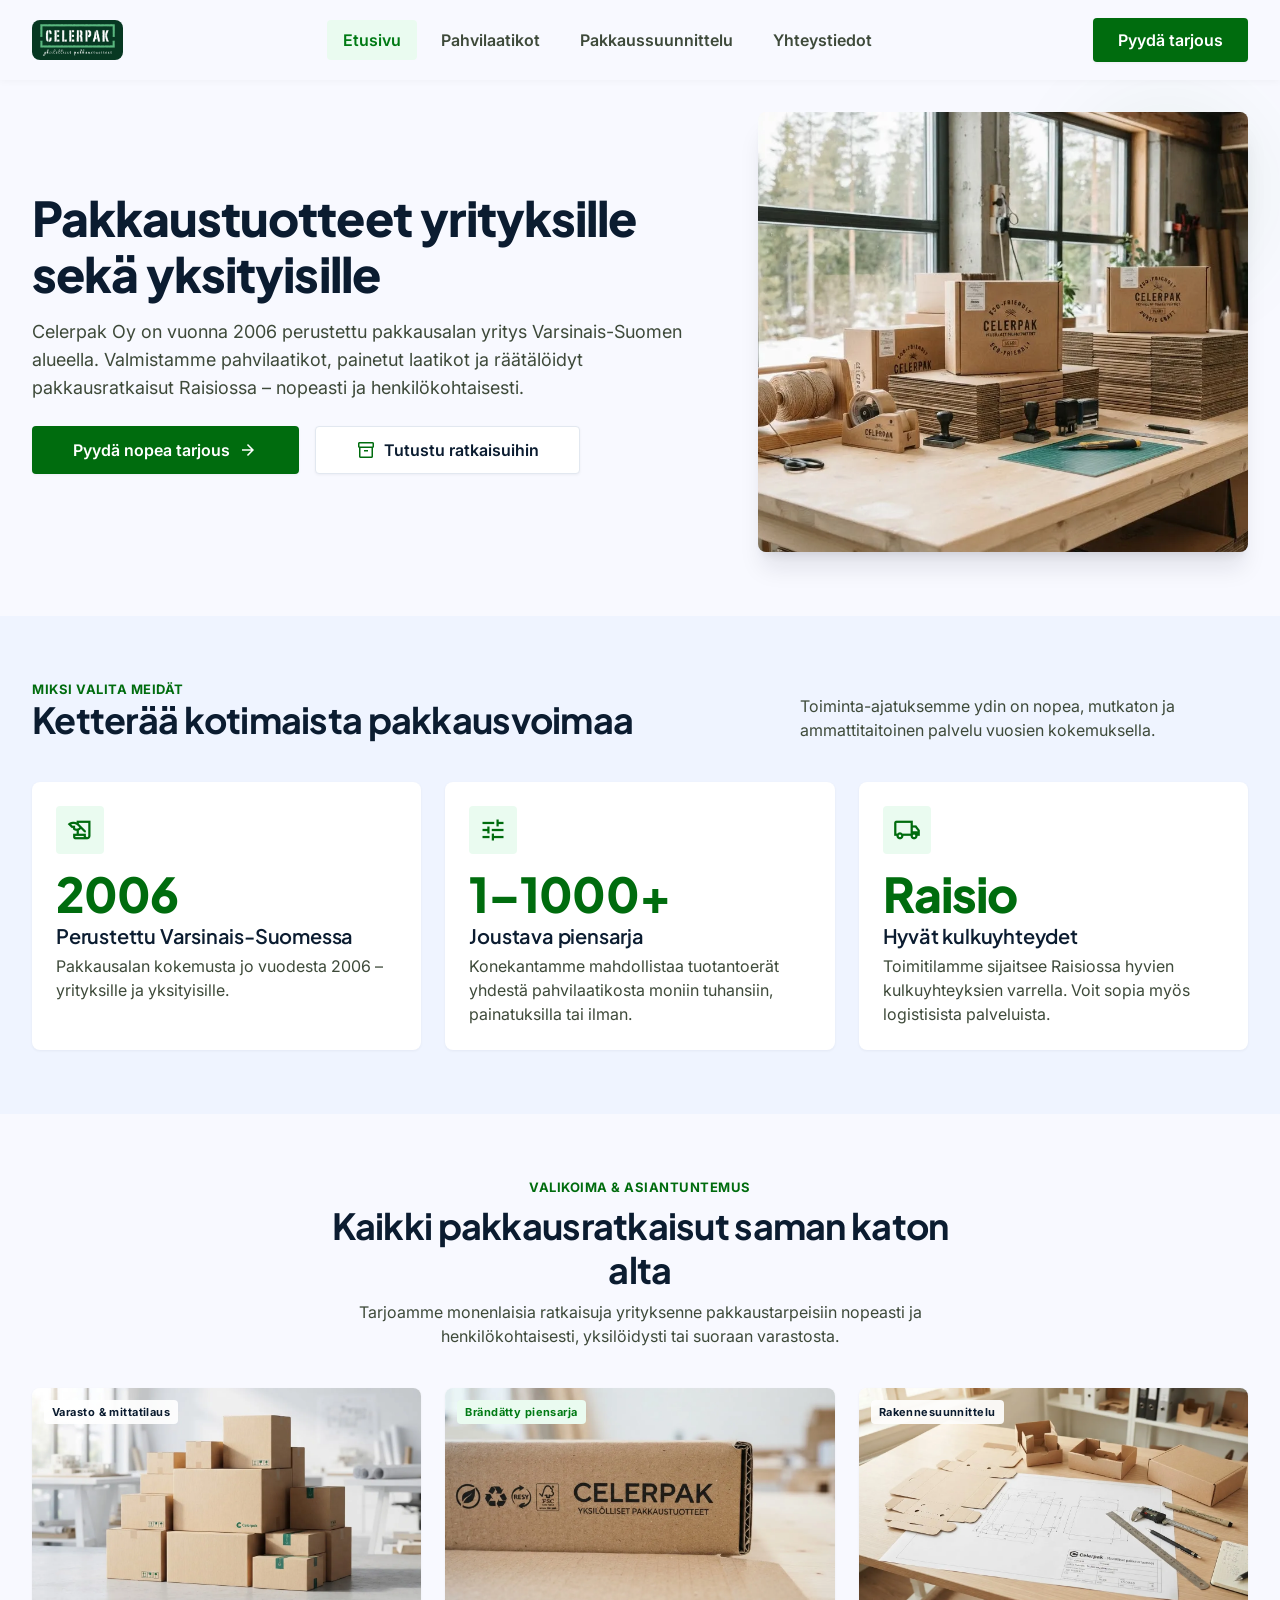
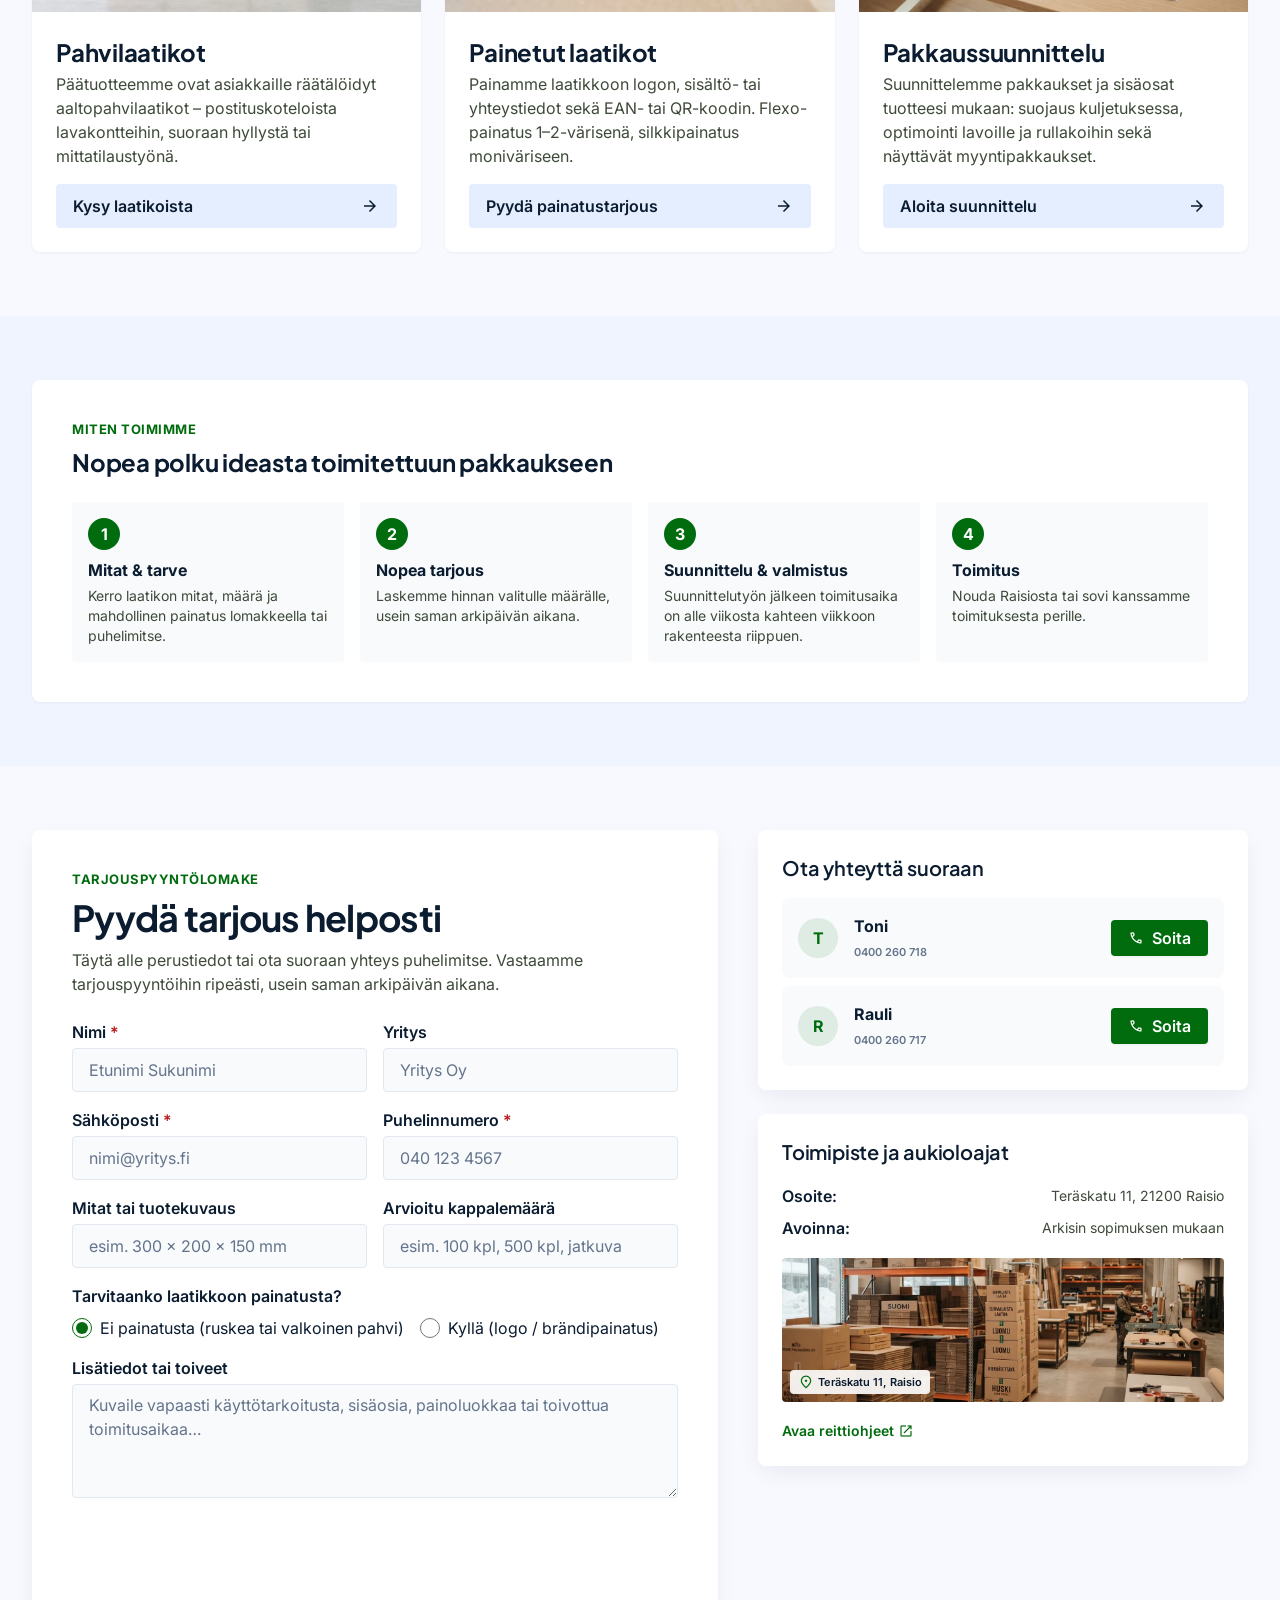
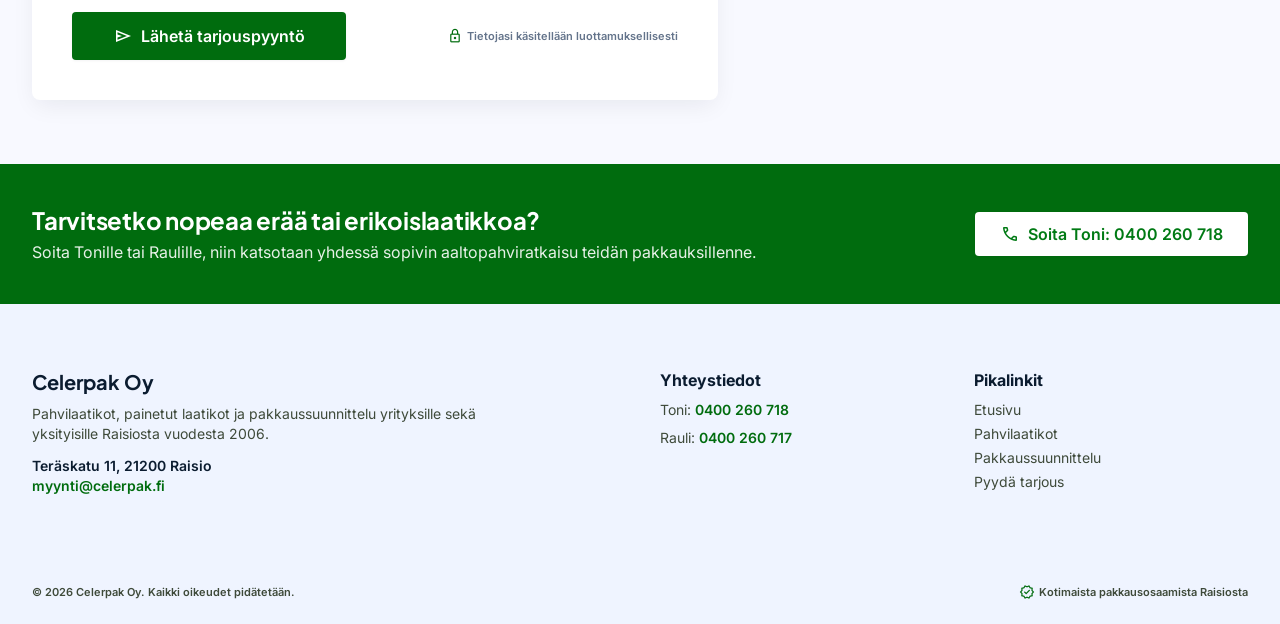
<file: index.html>
<!DOCTYPE html>
<html lang="fi">
<head>
  <meta charset="utf-8">
  <meta name="viewport" content="width=device-width, initial-scale=1">
  <title>Celerpak Oy – Pahvilaatikot ja pakkaussuunnittelu Raisiosta</title>
  <meta name="description" content="Celerpak Oy valmistaa pahvilaatikot, painetut laatikot ja räätälöidyt pakkaukset Raisiossa vuodesta 2006. Joustavat piensarjat – pyydä tarjous.">
  <link rel="canonical" href="https://www.celerpak.fi/">
  <meta name="theme-color" content="#006c0e">
  <meta name="stitch-hash" content="599a62c604d30b8ec4856bfb91915c8b0d49a1a79c7b6e98e07b27fff3e6ca20">

  <meta property="og:type" content="website">
  <meta property="og:locale" content="fi_FI">
  <meta property="og:site_name" content="Celerpak Oy | Yksilölliset pakkaustuotteet">
  <meta property="og:title" content="Celerpak Oy – Pahvilaatikot ja pakkaussuunnittelu Raisiosta">
  <meta property="og:description" content="Pahvilaatikot, painetut laatikot ja pakkaussuunnittelu yrityksille ja yksityisille. Joustavat piensarjat suoraan Raisiosta.">
  <meta property="og:url" content="https://www.celerpak.fi/">
  <meta property="og:image" content="https://www.celerpak.fi/images/etusivu-og.jpg">
  <meta property="og:image:width" content="1200">
  <meta property="og:image:height" content="630">
  <meta name="twitter:card" content="summary_large_image">

  <link rel="icon" href="images/favicon.png" type="image/png">
  <link rel="preconnect" href="https://fonts.googleapis.com">
  <link rel="preconnect" href="https://fonts.gstatic.com" crossorigin>
  <link rel="stylesheet" href="https://fonts.googleapis.com/css2?family=Inter:wght@400;500;600;700&amp;family=Plus+Jakarta+Sans:wght@600;700;800&amp;display=swap">
  <link rel="stylesheet" href="https://fonts.googleapis.com/css2?family=Material+Symbols+Outlined:opsz,wght,FILL,GRAD@24,400,0,0&amp;icon_names=arrow_forward,call,check_circle,close,history_edu,inventory_2,local_shipping,location_on,lock,menu,open_in_new,request_quote,send,tune,verified&amp;display=block">
  <link rel="preload" as="image" href="images/etusivu-hero.webp" fetchpriority="high">
  <link rel="stylesheet" href="styles.css">
  <link rel="stylesheet" href="custom.css">

  <script type="application/ld+json">
  {
    "@context": "https://schema.org",
    "@type": "LocalBusiness",
    "@id": "https://www.celerpak.fi/#yritys",
    "name": "Celerpak Oy",
    "description": "Pahvilaatikot, painetut laatikot ja pakkaussuunnittelu yrityksille ja yksityisille Raisiosta.",
    "url": "https://www.celerpak.fi/",
    "logo": "https://www.celerpak.fi/images/logo.png",
    "image": "https://www.celerpak.fi/images/etusivu-og.jpg",
    "foundingDate": "2006",
    "telephone": "+358400260718",
    "email": "myynti@celerpak.fi",
    "address": {
      "@type": "PostalAddress",
      "streetAddress": "Teräskatu 11",
      "postalCode": "21200",
      "addressLocality": "Raisio",
      "addressCountry": "FI"
    },
    "areaServed": "Varsinais-Suomi",
    "hasOfferCatalog": {
      "@type": "OfferCatalog",
      "name": "Pakkaustuotteet ja -palvelut",
      "itemListElement": [
        { "@type": "Offer", "itemOffered": { "@type": "Product", "name": "Pahvilaatikot", "description": "Räätälöidyt aaltopahvilaatikot varastosta tai mittatilaustyönä, yhdestä laatikosta moniin tuhansiin." } },
        { "@type": "Offer", "itemOffered": { "@type": "Product", "name": "Painetut laatikot", "description": "Flexo-painatus 1- ja 2-värisenä sekä silkkipainatus moniväriseen: logo, yhteystiedot, sisältötiedot, EAN- tai QR-koodi." } },
        { "@type": "Offer", "itemOffered": { "@type": "Service", "name": "Pakkaussuunnittelu", "description": "Pakkausten ja sisäosien rakennesuunnittelu; toimitusaika alle viikosta 2 viikkoon suunnittelun jälkeen." } }
      ]
    },
    "contactPoint": [
      { "@type": "ContactPoint", "name": "Toni", "telephone": "+358400260718", "contactType": "sales", "availableLanguage": "fi" },
      { "@type": "ContactPoint", "name": "Rauli", "telephone": "+358400260717", "contactType": "sales", "availableLanguage": "fi" }
    ]
  }
  </script>
</head>
<body>
  <a class="skip-link" href="#sisalto">Siirry sisältöön</a>

  <header class="site-header">
    <div class="container site-header__inner">
      <a class="brand" href="index.html" aria-label="Celerpak Oy – etusivu">
        <img src="images/logo.png" alt="Celerpak Oy – yksilölliset pakkaustuotteet" width="233" height="100">
      </a>

      <nav class="nav" aria-label="Päävalikko">
        <a href="index.html" aria-current="page">Etusivu</a>
        <a href="#pahvilaatikot">Pahvilaatikot</a>
        <a href="#pakkaussuunnittelu">Pakkaussuunnittelu</a>
        <a href="#yhteystiedot">Yhteystiedot</a>
      </nav>

      <div class="header-actions">
        <a class="btn btn--primary header-cta" href="#tarjouslomake">
          <span class="icon" aria-hidden="true">request_quote</span>
          <span class="btn__label">Pyydä tarjous</span>
        </a>
        <details class="menu">
          <summary aria-label="Avaa valikko">
            <span class="icon icon--lg icon--open" aria-hidden="true">menu</span>
            <span class="icon icon--lg icon--close" aria-hidden="true">close</span>
          </summary>
          <nav class="menu__panel" aria-label="Mobiilivalikko">
            <a href="index.html" aria-current="page">Etusivu</a>
            <a href="#pahvilaatikot">Pahvilaatikot</a>
            <a href="#pakkaussuunnittelu">Pakkaussuunnittelu</a>
            <a href="#yhteystiedot">Yhteystiedot</a>
            <a href="#tarjouslomake">Tarjouspyyntö</a>
            <div class="menu__phones">
              <a class="btn btn--primary" href="tel:+358400260718"><span class="icon icon--sm" aria-hidden="true">call</span>Toni:&nbsp;0400&nbsp;260&nbsp;718</a>
              <a class="btn btn--primary" href="tel:+358400260717"><span class="icon icon--sm" aria-hidden="true">call</span>Rauli:&nbsp;0400&nbsp;260&nbsp;717</a>
            </div>
          </nav>
        </details>
      </div>
    </div>
  </header>

  <main id="sisalto">

    <!-- Hero -->
    <section class="hero" aria-labelledby="hero-otsikko">
      <div class="container hero__grid">
        <div class="hero__copy">
          <h1 class="h-display" id="hero-otsikko">Pakkaustuotteet yrityksille sekä yksityisille</h1>
          <p class="lead">Celerpak Oy on vuonna 2006 perustettu pakkausalan yritys Varsinais-Suomen alueella. Valmistamme pahvilaatikot, painetut laatikot ja räätälöidyt pakkausratkaisut Raisiossa – nopeasti ja henkilökohtaisesti.</p>
          <div class="cta-row">
            <a class="btn btn--primary btn--lg" href="#tarjouslomake">Pyydä nopea tarjous<span class="icon" aria-hidden="true">arrow_forward</span></a>
            <a class="btn btn--secondary btn--lg" href="#palvelut"><span class="icon" aria-hidden="true">inventory_2</span>Tutustu ratkaisuihin</a>
          </div>
        </div>
        <div class="hero__media">
          <img src="images/etusivu-hero.webp" width="1408" height="768" fetchpriority="high"
               alt="Valoisa pakkaustyöpöytä, jolla Celerpak-leimattuja pahvilaatikoita, aaltopahvipinoja ja narurullia">
        </div>
      </div>
    </section>

    <!-- Why Celerpak -->
    <section class="section section--tint" aria-labelledby="miksi-otsikko">
      <div class="container">
        <div class="section-head section-head--split">
          <div>
            <span class="eyebrow">Miksi valita meidät</span>
            <h2 class="h-lg" id="miksi-otsikko">Ketterää kotimaista pakkausvoimaa</h2>
          </div>
          <p>Toiminta-ajatuksemme ydin on nopea, mutkaton ja ammattitaitoinen palvelu vuosien kokemuksella.</p>
        </div>
        <div class="card-grid">
          <div class="stat">
            <span class="icon-tile"><span class="icon icon--xl" aria-hidden="true">history_edu</span></span>
            <span class="stat__value">2006</span>
            <h3 class="h-sm">Perustettu Varsinais-Suomessa</h3>
            <p>Pakkausalan kokemusta jo vuodesta 2006 – yrityksille ja yksityisille.</p>
          </div>
          <div class="stat">
            <span class="icon-tile"><span class="icon icon--xl" aria-hidden="true">tune</span></span>
            <span class="stat__value">1–1000+</span>
            <h3 class="h-sm">Joustava piensarja</h3>
            <p>Konekantamme mahdollistaa tuotantoerät yhdestä pahvilaatikosta moniin tuhansiin, painatuksilla tai ilman.</p>
          </div>
          <div class="stat">
            <span class="icon-tile"><span class="icon icon--xl" aria-hidden="true">local_shipping</span></span>
            <span class="stat__value">Raisio</span>
            <h3 class="h-sm">Hyvät kulkuyhteydet</h3>
            <p>Toimitilamme sijaitsee Raisiossa hyvien kulkuyhteyksien varrella. Voit sopia myös logistisista palveluista.</p>
          </div>
        </div>
      </div>
    </section>

    <!-- Products -->
    <section class="section" id="palvelut" aria-labelledby="palvelut-otsikko">
      <div class="container">
        <div class="section-head section-head--center">
          <span class="eyebrow">Valikoima &amp; asiantuntemus</span>
          <h2 class="h-lg" id="palvelut-otsikko">Kaikki pakkausratkaisut saman katon alta</h2>
          <p>Tarjoamme monenlaisia ratkaisuja yrityksenne pakkaustarpeisiin nopeasti ja henkilökohtaisesti, yksilöidysti tai suoraan varastosta.</p>
        </div>

        <div class="card-grid">
          <article class="product" id="pahvilaatikot">
            <div class="product__media">
              <img src="images/etusivu-pahvilaatikot.webp" width="1376" height="768" loading="lazy" decoding="async"
                   alt="Pino eri kokoisia ruskeita aaltopahvilaatikoita">
              <span class="product__tag">Varasto &amp; mittatilaus</span>
            </div>
            <div class="product__body">
              <div>
                <h3 class="h-md">Pahvilaatikot</h3>
                <p>Päätuotteemme ovat asiakkaille räätälöidyt aaltopahvilaatikot – postituskoteloista lavakontteihin, suoraan hyllystä tai mittatilaustyönä.</p>
              </div>
              <a class="btn btn--card" href="#tarjouslomake">Kysy laatikoista<span class="icon" aria-hidden="true">arrow_forward</span></a>
            </div>
          </article>

          <article class="product" id="painetut-laatikot">
            <div class="product__media">
              <img src="images/etusivu-painetut.webp" width="1408" height="768" loading="lazy" decoding="async"
                   alt="Pahvilaatikon kylkeen painettu Celerpak-logo ja kierrätysmerkinnät">
              <span class="product__tag product__tag--green">Brändätty piensarja</span>
            </div>
            <div class="product__body">
              <div>
                <h3 class="h-md">Painetut laatikot</h3>
                <p>Painamme laatikkoon logon, sisältö- tai yhteystiedot sekä EAN- tai QR-koodin. Flexo-painatus 1–2-värisenä, silkkipainatus moniväriseen.</p>
              </div>
              <a class="btn btn--card" href="#tarjouslomake">Pyydä painatustarjous<span class="icon" aria-hidden="true">arrow_forward</span></a>
            </div>
          </article>

          <article class="product" id="pakkaussuunnittelu">
            <div class="product__media">
              <img src="images/etusivu-suunnittelu.webp" width="1408" height="768" loading="lazy" decoding="async"
                   alt="Suunnittelupöytä, jolla pakkauksen levityskuva, pahviaihioita, sisäosia ja mittavälineitä">
              <span class="product__tag">Rakennesuunnittelu</span>
            </div>
            <div class="product__body">
              <div>
                <h3 class="h-md">Pakkaussuunnittelu</h3>
                <p>Suunnittelemme pakkaukset ja sisäosat tuotteesi mukaan: suojaus kuljetuksessa, optimointi lavoille ja rullakoihin sekä näyttävät myyntipakkaukset.</p>
              </div>
              <a class="btn btn--card" href="#tarjouslomake">Aloita suunnittelu<span class="icon" aria-hidden="true">arrow_forward</span></a>
            </div>
          </article>
        </div>
      </div>
    </section>

    <!-- Process -->
    <section class="section section--tint" aria-labelledby="prosessi-otsikko">
      <div class="container">
        <div class="process">
          <div class="section-head">
            <span class="eyebrow">Miten toimimme</span>
            <h2 class="h-md" id="prosessi-otsikko">Nopea polku ideasta toimitettuun pakkaukseen</h2>
          </div>
          <ol class="steps">
            <li class="step">
              <span class="step__num" aria-hidden="true">1</span>
              <h3>Mitat &amp; tarve</h3>
              <p>Kerro laatikon mitat, määrä ja mahdollinen painatus lomakkeella tai puhelimitse.</p>
            </li>
            <li class="step">
              <span class="step__num" aria-hidden="true">2</span>
              <h3>Nopea tarjous</h3>
              <p>Laskemme hinnan valitulle määrälle, usein saman arkipäivän aikana.</p>
            </li>
            <li class="step">
              <span class="step__num" aria-hidden="true">3</span>
              <h3>Suunnittelu &amp; valmistus</h3>
              <p>Suunnittelutyön jälkeen toimitusaika on alle viikosta kahteen viikkoon rakenteesta riippuen.</p>
            </li>
            <li class="step">
              <span class="step__num" aria-hidden="true">4</span>
              <h3>Toimitus</h3>
              <p>Nouda Raisiosta tai sovi kanssamme toimituksesta perille.</p>
            </li>
          </ol>
        </div>
      </div>
    </section>

    <!-- Quote form + contacts -->
    <section class="section" id="tarjouslomake" aria-labelledby="tarjous-otsikko">
      <div class="container quote__grid">
        <div class="card card--form">
          <div class="section-head">
            <span class="eyebrow">Tarjouspyyntölomake</span>
            <h2 class="h-lg" id="tarjous-otsikko">Pyydä tarjous helposti</h2>
            <p>Täytä alle perustiedot tai ota suoraan yhteys puhelimitse. Vastaamme tarjouspyyntöihin ripeästi, usein saman arkipäivän aikana.</p>
          </div>

          <div class="form-success" id="kiitos" role="status">
            <span class="icon icon--lg" aria-hidden="true">check_circle</span>
            <span>Kiitos! Tarjouspyyntösi on vastaanotettu. Otamme sinuun yhteyttä mahdollisimman pian.</span>
          </div>

          <form class="form" action="https://api.web3forms.com/submit" method="POST">
            <input type="hidden" name="access_key" value="YOUR_ACCESS_KEY">
            <input type="hidden" name="subject" value="Uusi tarjouspyyntö – celerpak.fi">
            <input type="hidden" name="from_name" value="Celerpak.fi tarjouslomake">
            <input type="hidden" name="redirect" value="https://www.celerpak.fi/#kiitos">
            <input type="checkbox" name="botcheck" class="hp" tabindex="-1" aria-hidden="true">

            <div class="form__row">
              <div class="field">
                <label for="form-name">Nimi <span class="req" aria-hidden="true">*</span></label>
                <input class="input" id="form-name" name="name" type="text" autocomplete="name" placeholder="Etunimi Sukunimi" required>
              </div>
              <div class="field">
                <label for="form-company">Yritys</label>
                <input class="input" id="form-company" name="yritys" type="text" autocomplete="organization" placeholder="Yritys Oy">
              </div>
            </div>
            <div class="form__row">
              <div class="field">
                <label for="form-email">Sähköposti <span class="req" aria-hidden="true">*</span></label>
                <input class="input" id="form-email" name="email" type="email" autocomplete="email" placeholder="nimi@yritys.fi" required>
              </div>
              <div class="field">
                <label for="form-phone">Puhelinnumero <span class="req" aria-hidden="true">*</span></label>
                <input class="input" id="form-phone" name="puhelin" type="tel" autocomplete="tel" placeholder="040 123 4567" required>
              </div>
            </div>
            <div class="form__row">
              <div class="field">
                <label for="form-mitat">Mitat tai tuotekuvaus</label>
                <input class="input" id="form-mitat" name="mitat" type="text" placeholder="esim. 300 × 200 × 150 mm">
              </div>
              <div class="field">
                <label for="form-maara">Arvioitu kappalemäärä</label>
                <input class="input" id="form-maara" name="kappalemaara" type="text" placeholder="esim. 100 kpl, 500 kpl, jatkuva">
              </div>
            </div>
            <div class="field" role="radiogroup" aria-labelledby="painatus-label">
              <span class="field__label" id="painatus-label">Tarvitaanko laatikkoon painatusta?</span>
              <div class="choice-row">
                <label class="choice"><input type="radio" name="painatus" value="Ei painatusta" checked>Ei painatusta (ruskea tai valkoinen pahvi)</label>
                <label class="choice"><input type="radio" name="painatus" value="Kyllä">Kyllä (logo / brändipainatus)</label>
              </div>
            </div>
            <div class="field">
              <label for="form-notes">Lisätiedot tai toiveet</label>
              <textarea class="input" id="form-notes" name="message" rows="4" placeholder="Kuvaile vapaasti käyttötarkoitusta, sisäosia, painoluokkaa tai toivottua toimitusaikaa…"></textarea>
            </div>

            <div class="h-captcha" data-captcha="true"></div>

            <div class="form__submit">
              <button class="btn btn--primary btn--lg" type="submit">
                <span class="icon" aria-hidden="true">send</span>Lähetä tarjouspyyntö
              </button>
              <span class="form__note"><span class="icon icon--sm" aria-hidden="true">lock</span>Tietojasi käsitellään luottamuksellisesti</span>
            </div>
          </form>
        </div>

        <div class="contact-col" id="yhteystiedot">
          <div class="card">
            <h3 class="h-sm">Ota yhteyttä suoraan</h3>
            <div class="people">
              <div class="person">
                <div class="person__who">
                  <span class="person__avatar" aria-hidden="true">T</span>
                  <div><strong>Toni</strong><span class="person__phone">0400 260 718</span></div>
                </div>
                <a class="btn btn--primary btn--sm" href="tel:+358400260718" aria-label="Soita Tonille"><span class="icon icon--sm" aria-hidden="true">call</span>Soita</a>
              </div>
              <div class="person">
                <div class="person__who">
                  <span class="person__avatar" aria-hidden="true">R</span>
                  <div><strong>Rauli</strong><span class="person__phone">0400 260 717</span></div>
                </div>
                <a class="btn btn--primary btn--sm" href="tel:+358400260717" aria-label="Soita Raulille"><span class="icon icon--sm" aria-hidden="true">call</span>Soita</a>
              </div>
            </div>
          </div>

          <div class="card">
            <h3 class="h-sm">Toimipiste ja aukioloajat</h3>
            <dl class="facts">
              <div><dt>Osoite:</dt><dd>Teräskatu 11, 21200 Raisio</dd></div>
              <div><dt>Avoinna:</dt><dd>Arkisin sopimuksen mukaan</dd></div>
            </dl>
            <div class="location__photo">
              <img src="images/etusivu-varasto.webp" width="1376" height="768" loading="lazy" decoding="async"
                   alt="Pahvilaatikoita hyllyillä ja lavoilla noutovarastossa">
              <span class="location__pin"><span class="icon icon--sm" aria-hidden="true">location_on</span>Teräskatu 11, Raisio</span>
            </div>
            <a class="link-arrow" href="https://maps.google.com/?q=Ter%C3%A4skatu+11,+21200+Raisio" target="_blank" rel="noopener noreferrer">Avaa reittiohjeet<span class="icon icon--sm" aria-hidden="true">open_in_new</span></a>
          </div>
        </div>
      </div>
    </section>

    <!-- CTA banner -->
    <section class="banner" aria-labelledby="banneri-otsikko">
      <div class="container banner__inner">
        <div>
          <h2 class="h-md" id="banneri-otsikko">Tarvitsetko nopeaa erää tai erikoislaatikkoa?</h2>
          <p>Soita Tonille tai Raulille, niin katsotaan yhdessä sopivin aaltopahviratkaisu teidän pakkauksillenne.</p>
        </div>
        <a class="btn" href="tel:+358400260718"><span class="icon" aria-hidden="true">call</span>Soita Toni: 0400&nbsp;260&nbsp;718</a>
      </div>
    </section>
  </main>

  <footer class="site-footer">
    <div class="container">
      <div class="footer__grid">
        <div class="footer__col footer__col--wide">
          <span class="footer__brand">Celerpak Oy</span>
          <p>Pahvilaatikot, painetut laatikot ja pakkaussuunnittelu yrityksille sekä yksityisille Raisiosta vuodesta 2006.</p>
          <address class="footer__address">
            <strong>Teräskatu 11, 21200 Raisio</strong><br>
            <a href="mailto:myynti@celerpak.fi">myynti@celerpak.fi</a>
          </address>
        </div>

        <div class="footer__col">
          <h2 class="footer__title">Yhteystiedot</h2>
          <p>Toni: <a href="tel:+358400260718">0400&nbsp;260&nbsp;718</a></p>
          <p>Rauli: <a href="tel:+358400260717">0400&nbsp;260&nbsp;717</a></p>
        </div>

        <nav class="footer__col" aria-label="Alatunnisteen valikko">
          <h2 class="footer__title">Pikalinkit</h2>
          <ul class="footer__links">
            <li><a href="index.html">Etusivu</a></li>
            <li><a href="#pahvilaatikot">Pahvilaatikot</a></li>
            <li><a href="#pakkaussuunnittelu">Pakkaussuunnittelu</a></li>
            <li><a href="#tarjouslomake">Pyydä tarjous</a></li>
          </ul>
        </nav>
      </div>

      <div class="footer__bottom">
        <p>© 2026 Celerpak Oy. Kaikki oikeudet pidätetään.</p>
        <p class="footer__claim"><span class="icon icon--sm" aria-hidden="true">verified</span>Kotimaista pakkausosaamista Raisiosta</p>
      </div>
    </div>
  </footer>

  <script>
    // Sulje mobiilivalikko linkin jälkeen
    document.querySelectorAll('.menu__panel a').forEach(function (a) {
      a.addEventListener('click', function () { a.closest('details').open = false; });
    });
  </script>
  <script src="https://web3forms.com/client/script.js" async defer></script>
  <script src="custom.js" defer></script>
</body>
</html>
</file>
<file: styles.css>
/* Generated by homepage-machine from Stitch design "Nordic Precision Industrial".
   Do not edit — put overrides in custom.css. */

@layer reset, tokens, base, components, utilities;

/* ---------- reset ---------- */
@layer reset {
  *, *::before, *::after { box-sizing: border-box; }
  * { margin: 0; }
  html { -webkit-text-size-adjust: 100%; text-size-adjust: 100%; }
  body { min-height: 100vh; line-height: 1.5; -webkit-font-smoothing: antialiased; }
  img, picture, svg { display: block; max-width: 100%; }
  input, button, textarea, select { font: inherit; color: inherit; }
  button { cursor: pointer; }
  p, h1, h2, h3, h4 { overflow-wrap: break-word; }
  ul, ol { padding: 0; list-style: none; }
  a { color: inherit; text-decoration: none; }
}

/* ---------- tokens ---------- */
@layer tokens {
  :root {
    /* colour — Nordic Precision Industrial */
    --c-primary: #006c0e;
    --c-primary-dark: #007a14;
    --c-primary-tint: #eafbf0;
    --c-on-primary: #ffffff;
    --c-surface: #f8f9ff;
    --c-surface-lowest: #ffffff;
    --c-surface-low: #eff4ff;
    --c-surface-container: #e5eeff;
    --c-surface-slate: #f8fafc;
    --c-border: #e2e8f0;
    --c-on-surface: #0b1c30;
    --c-on-surface-variant: #3e4a3a;
    --c-muted: #64748b;
    --c-error: #ba1a1a;
    --c-forest-dark: #073822; /* custom.css: white logo backdrop */

    /* type */
    --font-head: "Plus Jakarta Sans", system-ui, -apple-system, "Segoe UI", sans-serif;
    --font-body: "Inter", system-ui, -apple-system, "Segoe UI", sans-serif;
    --fs-display: 2.125rem;    /* 34 → 48 */
    --lh-display: 2.625rem;
    --fs-h-lg: 1.75rem;        /* 28 → 36 */
    --lh-h-lg: 2.25rem;
    --fs-h-md: 1.5rem;         /* 24 */
    --fs-h-sm: 1.25rem;        /* 20 */
    --fs-body-lg: 1.125rem;    /* 18 */
    --fs-body-md: 1rem;        /* 16 */
    --fs-body-sm: 0.875rem;    /* 14 */
    --fs-label-md: 0.8125rem;  /* 13 */
    --fs-label-sm: 0.6875rem;  /* 11 */

    /* 8-point spacing (half-step 4px for micro gaps) */
    --s-half: 0.25rem; /* 4 */
    --s-1: 0.5rem;     /* 8 */
    --s-2: 1rem;       /* 16 */
    --s-3: 1.5rem;     /* 24 */
    --s-4: 2rem;       /* 32 */
    --s-5: 2.5rem;     /* 40 */
    --s-6: 3rem;       /* 48 */
    --s-8: 4rem;       /* 64 */

    --gutter: var(--s-3);
    --container: 80rem; /* 1280 */
    --header-h: 4rem;

    --r-sm: 0.25rem;
    --r-md: 0.5rem;
    --r-full: 9999px;

    --shadow-1: 0 1px 3px rgba(15, 23, 42, 0.05);
    --shadow-2: 0 8px 24px -4px rgba(15, 23, 42, 0.08);
    --focus-ring: 0 0 0 3px rgba(0, 155, 25, 0.15);
    --ease: cubic-bezier(0.2, 0.7, 0.2, 1);
  }

  @media (min-width: 64rem) {
    :root {
      --gutter: var(--s-4); --header-h: 5rem;
      --fs-display: 3rem; --lh-display: 3.5rem;
      --fs-h-lg: 2.25rem; --lh-h-lg: 2.75rem;
    }
  }
}

/* ---------- base ---------- */
@layer base {
  html { scroll-padding-top: calc(var(--header-h) + var(--s-2)); }
  @media (prefers-reduced-motion: no-preference) {
    html { scroll-behavior: smooth; }
  }
  body {
    font-family: var(--font-body);
    font-size: var(--fs-body-md);
    line-height: 1.5;
    color: var(--c-on-surface);
    background: var(--c-surface);
  }
  h1, h2, h3, h4 { font-family: var(--font-head); color: var(--c-on-surface); line-height: 1.25; letter-spacing: -0.01em; }
  strong { font-weight: 600; }
  :focus-visible { outline: 3px solid var(--c-primary); outline-offset: 2px; }
  ::selection { background: var(--c-primary-tint); color: var(--c-primary-dark); }
}

/* ---------- components ---------- */
@layer components {

  /* layout */
  .container { width: 100%; max-width: var(--container); margin-inline: auto; padding-inline: var(--gutter); }
  .section { padding-block: var(--s-5); }
  .section--tint { background: var(--c-surface-low); }
  @media (min-width: 64rem) { .section { padding-block: var(--s-8); } }

  .skip-link {
    position: absolute; left: var(--s-2); top: calc(-1 * var(--s-8));
    z-index: 100; padding: var(--s-1) var(--s-2);
    background: var(--c-primary); color: var(--c-on-primary); border-radius: var(--r-sm);
  }
  .skip-link:focus { top: var(--s-2); }

  /* icons (Material Symbols) */
  .icon {
    font-family: "Material Symbols Outlined";
    font-weight: normal; font-style: normal;
    font-size: 1.25rem; line-height: 1;
    letter-spacing: normal; text-transform: none; white-space: nowrap;
    display: inline-block; direction: ltr; flex-shrink: 0;
    font-feature-settings: "liga"; -webkit-font-smoothing: antialiased;
    user-select: none;
  }
  .icon--sm { font-size: 1rem; }
  .icon--lg { font-size: 1.5rem; }
  .icon--xl { font-size: 1.75rem; }

  /* type helpers */
  .eyebrow {
    display: block;
    font-size: var(--fs-label-md); line-height: 1.125rem; font-weight: 700;
    letter-spacing: 0.04em; text-transform: uppercase; color: var(--c-primary);
  }
  .h-display { font-size: var(--fs-display); line-height: var(--lh-display); font-weight: 800; letter-spacing: -0.02em; }
  .h-lg { font-size: var(--fs-h-lg); line-height: var(--lh-h-lg); font-weight: 700; letter-spacing: -0.02em; }
  .h-md { font-size: var(--fs-h-md); line-height: 2rem; font-weight: 700; }
  .h-sm { font-size: var(--fs-h-sm); line-height: 1.75rem; font-weight: 600; }
  .lead { font-size: var(--fs-body-lg); line-height: 1.75rem; color: var(--c-on-surface-variant); }

  .section-head { display: flex; flex-direction: column; gap: var(--s-1); margin-bottom: var(--s-5); }
  .section-head p { max-width: 28rem; color: var(--c-on-surface-variant); }
  .section-head--center { text-align: center; align-items: center; max-width: 42rem; margin-inline: auto; }
  .section-head--center p { max-width: none; }
  @media (min-width: 48rem) {
    .section-head--split { flex-direction: row; align-items: flex-end; justify-content: space-between; gap: var(--s-2); }
  }

  /* buttons */
  .btn {
    display: inline-flex; align-items: center; justify-content: center; gap: var(--s-1);
    min-height: 2.75rem; padding: 0 var(--s-3);
    border: 1px solid transparent; border-radius: var(--r-sm);
    font-size: var(--fs-body-md); font-weight: 600; line-height: 1.5rem;
    transition: background-color .2s var(--ease), color .2s var(--ease), border-color .2s var(--ease), box-shadow .2s var(--ease);
  }
  .btn--lg { min-height: var(--s-6); padding-inline: var(--s-5); }
  .btn--primary { background: var(--c-primary); color: var(--c-on-primary); box-shadow: var(--shadow-1); }
  .btn--primary:hover { background: var(--c-primary-dark); box-shadow: var(--shadow-2); }
  .btn--secondary { background: var(--c-surface-lowest); color: var(--c-on-surface); border-color: var(--c-border); box-shadow: var(--shadow-1); }
  .btn--secondary:hover { border-color: var(--c-primary); color: var(--c-primary); }
  .btn--secondary .icon { color: var(--c-primary); }
  .btn--card { width: 100%; justify-content: space-between; padding-inline: var(--s-2); background: var(--c-surface-container); color: var(--c-on-surface); }
  .btn--card:hover { background: var(--c-primary); color: var(--c-on-primary); }
  .btn--sm { min-height: 2.25rem; padding: 0 var(--s-2); }

  .link-arrow {
    display: inline-flex; align-items: center; gap: var(--s-half);
    font-size: var(--fs-body-sm); font-weight: 600; color: var(--c-primary);
  }
  .link-arrow:hover { color: var(--c-primary-dark); text-decoration: underline; }

  /* header */
  .site-header {
    position: sticky; top: 0; z-index: 50;
    background: rgba(248, 249, 255, 0.9);
    -webkit-backdrop-filter: blur(12px); backdrop-filter: blur(12px);
    box-shadow: 0 1px 8px rgba(0, 0, 0, 0.04);
  }
  .site-header__inner {
    height: var(--header-h);
    display: flex; align-items: center; justify-content: space-between; gap: var(--s-2);
  }
  .brand { flex-shrink: 0; }
  .brand img { height: var(--s-4); width: auto; }

  .nav { display: none; }
  .nav a {
    padding: var(--s-1) var(--s-2); border-radius: var(--r-sm);
    font-weight: 600; color: var(--c-on-surface-variant); transition: color .2s, background-color .2s;
  }
  .nav a:hover { color: var(--c-on-surface); }
  .nav a[aria-current="page"] { background: var(--c-primary-tint); color: var(--c-primary-dark); }

  .header-actions { display: flex; align-items: center; gap: var(--s-1); flex-shrink: 0; }
  .header-cta .icon { display: none; }
  @media (max-width: 29.99rem) {
    .header-cta { padding-inline: var(--s-2); }
    .header-cta .icon { display: inline-block; }
    .header-cta .btn__label { position: absolute; width: 1px; height: 1px; overflow: hidden; clip: rect(0 0 0 0); white-space: nowrap; }
  }

  /* mobile menu (details/summary, no JS) */
  .menu { position: relative; }
  .menu > summary {
    list-style: none; display: grid; place-items: center;
    width: 2.75rem; height: 2.75rem; border-radius: var(--r-sm);
    color: var(--c-on-surface); cursor: pointer;
  }
  .menu > summary::-webkit-details-marker { display: none; }
  .menu > summary:hover { background: var(--c-surface-container); }
  .menu .icon--close { display: none; }
  .menu[open] .icon--open { display: none; }
  .menu[open] .icon--close { display: inline-block; }
  .menu__panel {
    position: absolute; right: 0; top: calc(100% + var(--s-1));
    width: min(18rem, calc(100vw - 2 * var(--gutter)));
    display: flex; flex-direction: column; gap: var(--s-half);
    padding: var(--s-2); border-radius: var(--r-md);
    background: var(--c-surface-lowest); border: 1px solid var(--c-border); box-shadow: var(--shadow-2);
  }
  .menu__panel a {
    padding: var(--s-1) var(--s-2); border-radius: var(--r-sm);
    font-weight: 600; color: var(--c-on-surface);
  }
  .menu__panel a:hover, .menu__panel a[aria-current="page"] { background: var(--c-primary-tint); color: var(--c-primary-dark); }
  .menu__phones { display: flex; flex-direction: column; gap: var(--s-1); margin-top: var(--s-1); padding-top: var(--s-2); border-top: 1px solid var(--c-border); }
  .menu__phones .btn { color: var(--c-on-primary); background: var(--c-primary); }
  .menu__phones .btn:hover { color: var(--c-on-primary); background: var(--c-primary-dark); }

  @media (min-width: 64rem) {
    .nav { display: flex; align-items: center; gap: var(--s-1); }
    .menu { display: none; }
  }

  /* hero */
  .hero { padding-block: var(--s-4) var(--s-8); overflow: hidden; }
  .hero__grid { display: grid; gap: var(--s-5); align-items: center; }
  .hero__copy { display: flex; flex-direction: column; gap: var(--s-2); }
  .hero .lead { max-width: 42rem; }
  .cta-row { display: flex; flex-direction: column; gap: var(--s-2); padding-top: var(--s-1); }
  .cta-row--center { align-items: center; }
  @media (min-width: 40rem) { .cta-row { flex-direction: row; flex-wrap: wrap; align-items: center; } .cta-row--center { justify-content: center; } }
  .hero__media { position: relative; }
  .hero__media::before {
    content: ""; position: absolute; top: calc(-1 * var(--s-2)); right: calc(-1 * var(--s-2)); z-index: -1;
    width: 12rem; height: 12rem; border-radius: 50%;
    background: rgba(0, 108, 14, 0.05); filter: blur(40px); pointer-events: none;
  }
  .hero__media img {
    width: 100%; height: 22.5rem; object-fit: cover;
    border-radius: var(--r-md); background: var(--c-surface-lowest); box-shadow: 0 20px 25px -5px rgba(15, 23, 42, 0.1), 0 8px 10px -6px rgba(15, 23, 42, 0.1);
  }
  @media (min-width: 40rem) { .hero__media img { height: 27.5rem; } }
  @media (min-width: 64rem) { .hero__grid { grid-template-columns: 7fr 5fr; } }

  /* shared card grid */
  .card-grid { display: grid; gap: var(--s-3); }
  @media (min-width: 48rem) { .card-grid { grid-template-columns: repeat(3, minmax(0, 1fr)); } }

  /* stats */
  .stat {
    padding: var(--s-3); border-radius: var(--r-md);
    background: var(--c-surface-lowest); box-shadow: var(--shadow-1);
    transition: box-shadow .2s var(--ease);
  }
  .stat:hover { box-shadow: var(--shadow-2); }
  .icon-tile {
    display: grid; place-items: center; flex-shrink: 0;
    width: var(--s-6); height: var(--s-6); margin-bottom: var(--s-2); border-radius: var(--r-sm);
    background: var(--c-primary-tint); color: var(--c-primary);
  }
  .stat__value {
    display: block; margin-bottom: var(--s-half);
    font-family: var(--font-head); font-size: var(--fs-display); line-height: 1; font-weight: 800; letter-spacing: -0.02em;
    color: var(--c-primary);
  }
  .stat h3 { margin-bottom: var(--s-half); }
  .stat p { color: var(--c-on-surface-variant); }

  /* products */
  .product {
    display: flex; flex-direction: column; overflow: hidden;
    border-radius: var(--r-md); background: var(--c-surface-lowest); box-shadow: var(--shadow-1);
    transition: box-shadow .3s var(--ease);
  }
  .product:hover { box-shadow: var(--shadow-2); }
  .product__media { position: relative; height: 14rem; overflow: hidden; background: var(--c-surface-low); }
  .product__media img { width: 100%; height: 100%; object-fit: cover; transition: transform .5s var(--ease); }
  .product:hover .product__media img { transform: scale(1.05); }
  .product__tag {
    position: absolute; top: 0.75rem; left: 0.75rem;
    padding: var(--s-half) var(--s-1); border-radius: var(--r-sm);
    font-size: var(--fs-label-sm); font-weight: 700; line-height: 1rem; letter-spacing: 0.04em;
    background: rgba(255, 255, 255, 0.9); color: var(--c-on-surface);
    -webkit-backdrop-filter: blur(12px); backdrop-filter: blur(12px);
  }
  .product__tag--green { background: var(--c-primary-tint); color: var(--c-primary-dark); }
  .product__body { flex: 1; display: flex; flex-direction: column; justify-content: space-between; gap: var(--s-2); padding: var(--s-3); }
  .product__body h3 { margin-bottom: var(--s-half); }
  .product__body p { color: var(--c-on-surface-variant); }

  /* process */
  .process { padding: var(--s-3); border-radius: var(--r-md); background: var(--c-surface-lowest); box-shadow: var(--shadow-1); }
  @media (min-width: 48rem) { .process { padding: var(--s-5); } }
  .process .section-head { margin-bottom: var(--s-3); }
  .steps { display: grid; gap: var(--s-2); }
  @media (min-width: 40rem) { .steps { grid-template-columns: repeat(2, minmax(0, 1fr)); } }
  @media (min-width: 64rem) { .steps { grid-template-columns: repeat(4, minmax(0, 1fr)); } }
  .step { display: flex; flex-direction: column; gap: var(--s-half); padding: var(--s-2); border-radius: var(--r-sm); background: var(--c-surface-slate); }
  .step__num {
    display: grid; place-items: center; width: var(--s-4); height: var(--s-4); margin-bottom: var(--s-half);
    border-radius: 50%; background: var(--c-primary); color: var(--c-on-primary); font-weight: 700;
  }
  .step h3 { font-family: var(--font-body); font-size: var(--fs-body-md); line-height: 1.5rem; font-weight: 700; letter-spacing: 0; }
  .step p { font-size: var(--fs-body-sm); line-height: 1.25rem; color: var(--c-on-surface-variant); }

  /* quote + contact */
  .quote__grid { display: grid; gap: var(--s-5); align-items: start; }
  @media (min-width: 64rem) { .quote__grid { grid-template-columns: 7fr 5fr; } }
  .card { padding: var(--s-3); border-radius: var(--r-md); background: var(--c-surface-lowest); box-shadow: var(--shadow-2); }
  .card--form .section-head { margin-bottom: var(--s-3); }
  .card--form .section-head p { max-width: none; }
  @media (min-width: 48rem) { .card--form { padding: var(--s-5); } }

  .form { display: flex; flex-direction: column; gap: var(--s-2); }
  .form__row { display: grid; gap: var(--s-2); }
  @media (min-width: 40rem) { .form__row { grid-template-columns: repeat(2, minmax(0, 1fr)); } }
  .field { display: flex; flex-direction: column; gap: var(--s-half); min-width: 0; }
  .field > label, .field__label { font-weight: 600; color: var(--c-on-surface); }
  .req { color: var(--c-error); }
  .input {
    width: 100%; min-height: 2.75rem; padding: var(--s-1) var(--s-2);
    border: 1px solid var(--c-border); border-radius: var(--r-sm);
    background: var(--c-surface-slate); color: var(--c-on-surface);
    transition: border-color .2s, box-shadow .2s, background-color .2s;
  }
  textarea.input { resize: vertical; min-height: 7rem; }
  .input::placeholder { color: var(--c-muted); }
  .input:focus { outline: none; border-color: var(--c-primary); background: var(--c-surface-lowest); box-shadow: var(--focus-ring); }
  .choice-row { display: flex; flex-wrap: wrap; gap: var(--s-1) var(--s-2); padding-top: var(--s-half); }
  .choice { display: inline-flex; align-items: center; gap: var(--s-1); cursor: pointer; }
  .choice input { accent-color: var(--c-primary); width: 1.25rem; height: 1.25rem; margin: 0; cursor: pointer; }
  .form__submit { display: flex; flex-direction: column; align-items: center; gap: var(--s-2); padding-top: var(--s-half); }
  .form__submit .btn { width: 100%; }
  @media (min-width: 40rem) {
    .form__submit { flex-direction: row; justify-content: space-between; }
    .form__submit .btn { width: auto; }
  }
  .form__note { display: inline-flex; align-items: center; gap: var(--s-half); font-size: var(--fs-label-sm); font-weight: 600; line-height: 1rem; color: var(--c-muted); }
  .form__note .icon { color: var(--c-primary); }
  .hp { position: absolute; left: -9999px; width: 1px; height: 1px; overflow: hidden; }
  .h-captcha { min-height: 78px; }

  .form-success {
    display: none; align-items: center; gap: var(--s-1); margin-bottom: var(--s-3);
    padding: var(--s-2); border-radius: var(--r-sm);
    background: var(--c-primary-tint); color: var(--c-primary-dark);
  }
  .form-success:target { display: flex; }

  .contact-col { display: flex; flex-direction: column; gap: var(--s-3); }
  .contact-col .h-sm { margin-bottom: var(--s-2); }
  .people { display: flex; flex-direction: column; gap: var(--s-1); }
  .person {
    display: flex; flex-wrap: wrap; align-items: center; justify-content: space-between; gap: var(--s-1);
    padding: var(--s-2); border-radius: var(--r-md); background: var(--c-surface-slate);
  }
  .person__who { display: flex; align-items: center; gap: var(--s-2); }
  .person__avatar {
    display: grid; place-items: center; width: var(--s-5); height: var(--s-5); border-radius: 50%;
    background: rgba(0, 108, 14, 0.1); color: var(--c-primary); font-weight: 700;
  }
  .person strong { display: block; font-weight: 700; }
  .person__phone { font-size: var(--fs-label-sm); line-height: 1rem; font-weight: 600; color: var(--c-muted); }

  .facts { display: flex; flex-direction: column; gap: var(--s-half); font-size: var(--fs-body-sm); line-height: 1.25rem; color: var(--c-on-surface-variant); }
  .facts div { display: flex; flex-wrap: wrap; justify-content: space-between; gap: var(--s-1); padding-block: var(--s-half); }
  .facts dt { font-size: var(--fs-body-md); font-weight: 600; color: var(--c-on-surface); }
  .location__photo { position: relative; height: 9rem; margin-block: var(--s-2); overflow: hidden; border-radius: var(--r-sm); }
  .location__photo img { width: 100%; height: 100%; object-fit: cover; }
  .location__pin {
    position: absolute; left: var(--s-1); bottom: var(--s-1);
    display: inline-flex; align-items: center; gap: var(--s-half);
    padding: var(--s-half) var(--s-1); border-radius: var(--r-sm);
    background: rgba(255, 255, 255, 0.9); -webkit-backdrop-filter: blur(12px); backdrop-filter: blur(12px);
    font-size: var(--fs-label-sm); font-weight: 600; line-height: 1rem;
  }
  .location__pin .icon { color: var(--c-primary); }

  /* CTA banner */
  .banner { background: var(--c-primary); color: var(--c-on-primary); padding-block: var(--s-5); }
  .banner__inner { display: flex; flex-direction: column; align-items: center; gap: var(--s-2); }
  .banner h2 { color: var(--c-on-primary); }
  .banner p { margin-top: var(--s-half); color: rgba(255, 255, 255, 0.9); }
  .banner .btn { background: var(--c-surface-lowest); color: var(--c-primary-dark); flex-shrink: 0; box-shadow: var(--shadow-1); }
  .banner .btn:hover { box-shadow: var(--shadow-2); }
  @media (min-width: 48rem) { .banner__inner { flex-direction: row; justify-content: space-between; } }

  /* footer */
  .site-footer { background: var(--c-surface-low); box-shadow: 0 -1px 6px rgba(0, 0, 0, 0.02); padding-block: var(--s-8) var(--s-3); }
  .footer__grid { display: grid; gap: var(--s-5); margin-bottom: var(--s-8); }
  @media (min-width: 48rem) { .footer__grid { grid-template-columns: repeat(2, minmax(0, 1fr)); } }
  @media (min-width: 64rem) {
    .footer__grid { grid-template-columns: repeat(4, minmax(0, 1fr)); }
    .footer__col--wide { grid-column: span 2; }
  }
  .footer__col { display: flex; flex-direction: column; gap: var(--s-1); font-size: var(--fs-body-sm); line-height: 1.25rem; color: var(--c-on-surface-variant); }
  .footer__col--wide p { max-width: 28rem; }
  .footer__brand { font-family: var(--font-head); font-size: var(--fs-h-sm); line-height: 1.75rem; font-weight: 700; color: var(--c-on-surface); }
  .footer__title { font-family: var(--font-body); font-size: var(--fs-body-md); line-height: 1.5rem; font-weight: 700; letter-spacing: 0; }
  address.footer__address { font-style: normal; padding-top: var(--s-half); }
  .footer__address strong { color: var(--c-on-surface); }
  .footer__col a { color: var(--c-primary); font-weight: 600; }
  .footer__col a:hover { color: var(--c-primary-dark); }
  .footer__links { display: flex; flex-direction: column; gap: var(--s-half); }
  .footer__links a { color: var(--c-on-surface-variant); font-weight: 400; }
  .footer__links a:hover { color: var(--c-primary); }
  .footer__bottom {
    display: flex; flex-direction: column; align-items: center; gap: var(--s-2); text-align: center;
    padding-top: var(--s-3);
    font-size: var(--fs-label-sm); font-weight: 600; line-height: 1rem; color: var(--c-on-surface-variant);
  }
  .footer__bottom a { color: var(--c-primary); }
  .footer__claim { display: inline-flex; align-items: center; gap: var(--s-half); }
  .footer__claim .icon { color: var(--c-primary); }
  @media (min-width: 40rem) { .footer__bottom { flex-direction: row; justify-content: space-between; text-align: left; } }
}

/* ---------- utilities ---------- */
@layer utilities {
  @media (prefers-reduced-motion: reduce) {
    *, *::before, *::after { animation-duration: 0.01ms !important; transition-duration: 0.01ms !important; }
  }
}
</file>
<file: custom.css>
/* Omat muokkaukset. Ladataan viimeisenä, ei layeria – voittaa styles.css:n. Homepage-machine ei koske tähän tiedostoon. */

/* Alkuperäinen logo on valkoinen tekstilogo läpinäkyvällä pohjalla – tumma tausta pitää sen luettavana vaalealla otsikkopalkilla. */
.brand img { background: var(--c-forest-dark); border-radius: var(--r-md); padding: 0.25rem 0.5rem; box-sizing: content-box; }

/* hCaptchan iframe on kiinteästi 302 px leveä. Mobiilissa tarjousosion implisiittinen auto-sarake venyi sen mukaan ja aiheutti vaakavierityksen alle ~374 px näytöillä (esim. OnePlus 13 suurennetulla näyttökoolla). */
@media (max-width: 63.99rem) { .quote__grid { grid-template-columns: minmax(0, 1fr); } }
.h-captcha { max-width: 100%; overflow: hidden; }
@media (max-width: 25rem) { .h-captcha iframe { transform: scale(0.85); transform-origin: left top; } }
@media (max-width: 22rem) { .h-captcha iframe { transform: scale(0.74); } }
</file>
